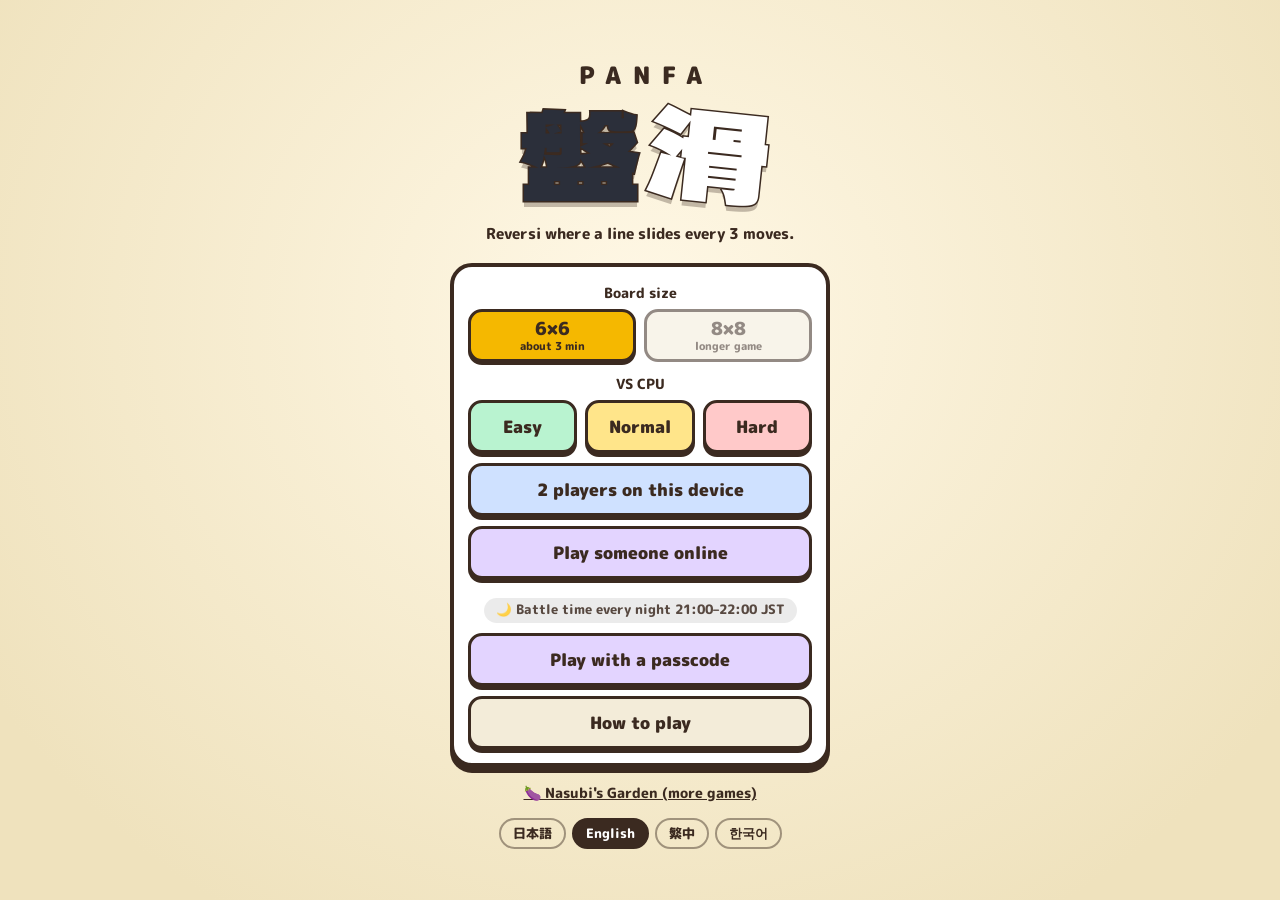
<file: index.html>
<!doctype html>
<html lang="ja">
<head>
<!-- Google tag (gtag.js) -->
<script async src="https://www.googletagmanager.com/gtag/js?id=G-5RB6XMN0QR"></script>
<script>
  window.dataLayer = window.dataLayer || [];
  function gtag(){dataLayer.push(arguments);}
  gtag('js', new Date());
  gtag('config', 'G-5RB6XMN0QR');
</script>
<meta charset="utf-8">
<meta name="viewport" content="width=device-width,initial-scale=1,maximum-scale=1,user-scalable=no,viewport-fit=cover">
<meta name="theme-color" content="#f3ecd9">
<meta name="description" content="3手ごとに1列がすべるリバーシ。取った角が、すべって消える。">
<title>盤滑（パンファ）</title>
<link rel="manifest" href="manifest.json">
<link rel="icon" href="icons/icon-192.png">
<link rel="apple-touch-icon" href="icons/icon-192.png">
<meta property="og:title" content="盤滑（パンファ）">
<meta property="og:description" content="3手ごとに、1列がすべるリバーシ。">
<meta property="og:image" content="https://nasubi-no-oniwa.github.io/panfa/icons/icon-512.png">
<link rel="preconnect" href="https://fonts.googleapis.com">
<link rel="preconnect" href="https://fonts.gstatic.com" crossorigin>
<link href="https://fonts.googleapis.com/css2?family=Dela+Gothic+One&family=M+PLUS+Rounded+1c:wght@500;800;900&display=swap" rel="stylesheet">
<link rel="stylesheet" href="css/style.css">
<!-- nasubi-track: 結果画面とXへの投稿の回数を記録（ゲームの動きには影響しない） -->
<script>(function(){try{var G="panfa",IDS=["ov-result"];
function ev(n){try{if(typeof gtag==='function')gtag('event',n,{game:G});}catch(e){}}
var o=window.open;window.open=function(u){try{if(/intent\/(post|tweet)/.test(String(u)))ev('x_share');}catch(e){}return o.apply(window,arguments);};
if(!IDS.length)return;
function vis(e){if(!e||!e.isConnected||e.closest('[hidden]'))return false;var r=e.getBoundingClientRect();if(r.width<1||r.height<1)return false;for(var n=e;n&&n.nodeType===1;n=n.parentElement){var s=getComputedStyle(n);if(s.display==='none'||s.visibility==='hidden'||parseFloat(s.opacity)<0.05)return false;}return true;}
var was={};setInterval(function(){try{var any=false;for(var i=0;i<IDS.length;i++){if(vis(document.getElementById(IDS[i])))any=true;}if(any&&!was.v)ev('result_view');was.v=any;}catch(e){}},700);
}catch(e){}})();</script>
<!-- nasubi-ad: スマホのとき、結果画面とタイトル画面の決めた場所に広告の帯（と、決めた場所だけその下に大きい広告）を出す（遊んでいる最中は出さない・ボタンに重ねない・広告の幅320pxを切らない・画面が出たらすぐ見せるが、最初の1.2秒は押しても反応しない・画面が出るたびに新しい広告を読みこむ（場所ごとに30秒に1回まで）・画面が隠れて2秒たったら広告を外して止める・タイトル画面はタイトル用の広告枠を使う） -->
<script>(function(){try{var C=[{"a": "#ov-result .card", "v": "#ov-result"}, {"a": "#title div.menu", "v": "#title", "t": 1, "b": 1, "m": 20, "x": "", "x2": ""}],BIG=1,M=20,EX="",EX2="",AD='https://nasubi-no-oniwa.github.io/ad/',AD2='https://nasubi-no-oniwa.github.io/ad/big.html',TAD='https://nasubi-no-oniwa.github.io/ad/t.html',TAD2='https://nasubi-no-oniwa.github.io/ad/tbig.html',LOCK=1200,HOLD=2000,MIN=30000;
if(/[?&]noad=1/.test(location.search))return;
if(!/iPhone|iPod|Android|Mobile|Windows Phone|BlackBerry/i.test(navigator.userAgent||''))return;
var S=[];
function vis(e){if(!e||!e.isConnected||e.closest('[hidden]'))return false;var r=e.getBoundingClientRect();if(r.width<1||r.height<1)return false;for(var n=e;n&&n.nodeType===1;n=n.parentElement){var s=getComputedStyle(n);if(s.display==='none'||s.visibility==='hidden'||parseFloat(s.opacity)<0.05)return false;}return true;}
function opt(i,k,d){return C[i][k]===undefined?d:C[i][k];}
function mk(i){var b=document.createElement('div');b.className='nsb-ad';b.style.cssText='display:block;position:static;float:none;box-sizing:content-box;width:320px;min-width:320px;max-width:none;height:50px;margin:'+opt(i,'m',M)+'px calc((100% - 320px) / 2) 0;padding:0;border:0;background:none;box-shadow:none;border-radius:0;transform:none;overflow:hidden;flex:0 0 auto;align-self:center;'+opt(i,'x',EX);return b;}
function mk2(i){var g=document.createElement('div');g.className='nsb-ad nsb-big';g.style.cssText='display:block;position:static;float:none;box-sizing:content-box;width:300px;min-width:300px;max-width:none;height:250px;margin:20px calc((100% - 300px) / 2) 0;padding:0;border:0;background:none;box-shadow:none;border-radius:0;transform:none;overflow:hidden;flex:0 0 auto;align-self:center;'+opt(i,'x2',EX2);return g;}
function mkf(u,w,h){var f=document.createElement('iframe');f.title='ad';f.setAttribute('scrolling','no');f.width=w;f.height=h;f.style.cssText='border:0;margin:0;padding:0;width:'+w+'px;height:'+h+'px;display:block;max-width:none;visibility:hidden;pointer-events:none';f.src=u;return f;}
function place(){for(var i=0;i<C.length;i++){var a=document.querySelector(C[i].a);if(!a)continue;var s=S[i]||(S[i]={b:mk(i),g:opt(i,'b',BIG)?mk2(i):null,on:false,since:0,hid:0,last:0,f:null,f2:null});var b=s.b;
if(C[i].p==='first'){if(a.firstElementChild!==b)a.insertBefore(b,a.firstChild);}else if(b.parentNode!==a)a.appendChild(b);
if(s.g&&b.nextSibling!==s.g)a.insertBefore(s.g,b.nextSibling);}}
function off(s,now){if(s.f){s.f.style.visibility='hidden';s.f.style.pointerEvents='none';}if(s.f2){s.f2.style.visibility='hidden';s.f2.style.pointerEvents='none';}s.on=false;s.since=0;s.hid=now;}
function kill(s){if(s.f){if(s.f.parentNode)s.f.parentNode.removeChild(s.f);s.f=null;}if(s.f2){if(s.f2.parentNode)s.f2.parentNode.removeChild(s.f2);s.f2=null;}}
function tick(){try{place();var k=-1,i,s,res=false,now=Date.now();
for(i=0;i<C.length;i++){s=S[i];if(!C[i].t&&s&&vis(document.querySelector(C[i].v))&&vis(s.b)){k=i;res=true;break;}}
if(k<0)for(i=0;i<C.length;i++){s=S[i];if(C[i].t&&s&&vis(document.querySelector(C[i].v))&&vis(s.b)){k=i;break;}}
if(document.hidden)k=-1;
for(i=0;i<C.length;i++){s=S[i];if(!s)continue;
if(C[i].t){var d=(res&&vis(document.querySelector(C[i].v)))?'none':'block';if(s.b.style.display!==d){s.b.style.display=d;if(s.g)s.g.style.display=d;}}
if(i!==k){if(s.on)off(s,now);if(s.f&&now-s.hid>=HOLD&&now-s.last>=MIN)kill(s);}}
if(k<0)return;
s=S[k];
if(!s.on){s.on=true;s.since=now;}
if(!s.f){var t=!!C[k].t;s.f=mkf(t?TAD:AD,320,50);s.b.appendChild(s.f);if(s.g){s.f2=mkf(t?TAD2:AD2,300,250);s.g.appendChild(s.f2);}s.last=now;}
if(s.f.parentNode!==s.b)s.b.appendChild(s.f);if(s.f2&&s.f2.parentNode!==s.g)s.g.appendChild(s.f2);
var pe=(now-s.since<LOCK)?'none':'auto';
s.f.style.visibility='visible';s.f.style.pointerEvents=pe;if(s.f2){s.f2.style.visibility='visible';s.f2.style.pointerEvents=pe;}
}catch(_){}}
function go(){place();try{new MutationObserver(place).observe(document.body,{childList:true,subtree:true});}catch(_){}setInterval(tick,300);}
if(document.body)go();else document.addEventListener('DOMContentLoaded',go);
}catch(e){}})();</script>
<!-- nasubi-next: 結果画面に「次のゲーム」を出す（右にスライドするか押すと、おすすめの画面。中身は nasubi-no-oniwa.github.io/next/next.js で全作品共通） -->
<script>window.NSB_NEXT={"g": "panfa", "r": [{"a": "#ov-result .card", "v": "#ov-result"}], "ad": 1};</script>
<script src="https://nasubi-no-oniwa.github.io/next/next.js" defer></script>
</head>
<body>
<section id="title" class="screen active">
  <div class="title-box">
    <p class="kana" data-i="kana">パンファ</p>
    <h1 class="logo" aria-label="盤滑（パンファ）" data-ia="doc_title">盤<span>滑</span></h1>
    <p class="tagline" data-i="tagline">3手ごとに、1列がすべるリバーシ。</p>
    <div class="menu">
      <p class="menu-label" data-i="size">盤の大きさ</p>
      <div class="seg" id="seg-size"><button class="seg-btn on" data-n="6" data-ih="size6">6×6<small>3分くらい</small></button><button class="seg-btn" data-n="8" data-ih="size8">8×8<small>じっくり</small></button></div>
      <p class="menu-label" data-i="vs_cpu">CPUとたいせん</p>
      <div class="lv-row">
        <button class="btn lv" data-level="easy" data-i="easy">よわい</button>
        <button class="btn lv" data-level="normal" data-i="normal">ふつう</button>
        <button class="btn lv" data-level="hard" data-i="hard">つよい</button>
      </div>
      <button class="btn two" id="btn-two" data-i="two">この端末でふたり</button>
      <button class="btn online" id="btn-online" data-i="online">あいことばで対戦</button>
      <button class="btn sub" id="btn-howto" data-i="howto">あそびかた</button>
    </div>
    <a class="home-link" href="https://nasubi-no-oniwa.github.io/" data-i="home_e">🍆 なすびのお庭へ</a>
    <div class="langs" role="group" aria-label="Language"><button type="button" data-lang="ja">日本語</button><button type="button" data-lang="en">English</button><button type="button" data-lang="zh">繁中</button><button type="button" data-lang="ko">한국어</button></div>
  </div>
</section>

<section id="game" class="screen">
  <div class="bar top"><span class="who p2" id="nameT">CPU</span><span class="cnt" id="cntT">2</span><span class="eyes" id="watchers"></span><span class="grow"></span><button class="mini" id="btn-quit" data-i="quit">やめる</button></div>
  <div class="status" id="status"></div>
  <div class="board-wrap"><canvas id="board"></canvas></div>
  <div class="bar bottom"><span class="who p1" id="nameB">あなた</span><span class="cnt" id="cntB">2</span><span class="grow"></span><button class="mini peek" id="btn-peek" data-i="peek">すべったあとを見る</button></div>
</section>

<div class="overlay" id="ov-result">
  <div class="card">
    <h2 id="res-title">かち！</h2>
    <p id="res-sub"></p>
    <p class="hint" id="again-msg"></p>
    <button class="btn primary" id="btn-again" data-i="again">もう一回</button>
    <button class="btn sub" id="btn-title" data-i="to_title">タイトルへ</button>
  </div>
</div>
<div class="overlay" id="ov-howto">
  <div class="card howto">
    <h2 data-i="howto">あそびかた</h2>
    <ul>
      <li data-ih="h1">ふつうのリバーシです。相手のコマをはさむと、自分の色に裏返ります。さいごにコマが多い方の勝ち。</li>
      <li data-ih="h2"><b>3手ごとに、1列がすべります。</b>矢印がついた列が、矢印の向きに1マスずれます。はしのコマは、反対がわのはしに回ります。</li>
      <li data-ih="h3">次にすべる列は、<b>いつも先に見えています</b>。矢印の数字が「あと何手ですべるか」です。</li>
      <li data-ih="h4">すべっても、コマは裏返りません。場所が変わるだけです。</li>
      <li data-ih="h5">角のとなりに置いたコマが、すべって角に入ることも。取られた角が、すべって消えることも。</li>
      <li data-ih="h6"><b>「すべったあとを見る」</b>を押しているあいだ、すべったあとの盤が見えます。</li>
      <li data-ih="h7"><b>あいことばで対戦</b>：同じあいことばを入れた人と対戦できます。黒（先手）は1試合ごとに交代。3人目からは観戦です。</li>
    </ul>
    <button class="btn primary" id="btn-howto-close" data-i="close">とじる</button>
  </div>
</div>
<div class="overlay" id="ov-online">
  <div class="card">
    <h2 class="small" data-i="online">あいことばで対戦</h2>
    <div id="online-form">
      <label class="field-l"><span data-i="passcode">あいことば</span><input id="in-code" maxlength="20" autocomplete="off" placeholder="例：ぱんふぁ123" data-ip="ex_code"></label>
      <label class="field-l"><span data-i="name">なまえ</span><input id="in-name" maxlength="8" autocomplete="off" placeholder="ななし" data-ip="noname"></label>
      <p class="hint" data-ih="online_hint2">同じあいことばを入れた人と対戦。3人目からは観戦になります。<br>盤の大きさは、先に入った人がタイトルでえらんだものになります。</p>
      <button class="btn primary wide" id="btn-join" data-i="join">はいる</button>
    </div>
    <div id="online-wait" hidden>
      <p class="wait-code"><span data-i="wait_pre">あいことば「</span><b id="wait-code"></b><span data-i="wait_post">」</span></p>
      <p class="wait-msg" id="wait-msg" data-i="waiting">あいてを待っています…</p>
      <button class="btn sub wide" id="btn-copy" data-i="copy_link">さそうリンクをコピー</button>
    </div>
    <p class="err" id="online-err"></p>
    <button class="btn sub wide" id="btn-online-close" data-i="back">もどる</button>
  </div>
</div>
<div id="toast" class="toast"></div>
<script src="js/i18n.js"></script>
<script src="js/engine.js"></script>
<script src="js/cpu.js"></script>
<script src="js/online.js"></script>
<script src="js/qm.js"></script>
<script src="js/firebase-config.js"></script>
<script src="js/main.js"></script>
</body>
</html>
</file>
<file: css/style.css>
:root { --ink: #3b2a20; --bg: #f3ecd9; --blue: #3b82f6; --red: #ef4444; --gold: #f5b800; --green: #2f9e6b; --display: "Dela Gothic One", sans-serif; --safe-b: env(safe-area-inset-bottom, 0px); --safe-t: env(safe-area-inset-top, 0px); }
* { box-sizing: border-box; -webkit-tap-highlight-color: transparent; }
html, body { margin: 0; height: 100%; overflow: hidden; background: var(--bg); color: var(--ink); font-family: "M PLUS Rounded 1c", sans-serif; font-weight: 800; touch-action: manipulation; user-select: none; -webkit-user-select: none; }
button { font: inherit; color: inherit; cursor: pointer; }
.screen { position: fixed; inset: 0; display: none; flex-direction: column; align-items: center; padding: calc(8px + var(--safe-t)) 10px calc(8px + var(--safe-b)); }
.screen.active { display: flex; }
#title { justify-content: center; background: radial-gradient(ellipse at 50% 35%, #fff8e6 0%, #efe2bd 85%); overflow-y: auto; }
.title-box { text-align: center; width: 100%; max-width: 380px; }
.proto { display: inline-block; margin: 0 0 6px; background: var(--ink); color: #fff; border-radius: 999px; padding: 2px 14px; font-size: 13px; }
.logo { font-family: var(--display); font-weight: 400; font-size: clamp(72px, 28vw, 120px); margin: 0; line-height: 1.05; white-space: nowrap; color: #2b2f3a; -webkit-text-stroke: 3px var(--ink); paint-order: stroke fill; text-shadow: 0 6px 0 rgba(59,42,32,.3); }
.logo span { color: #fff; display: inline-block; transform: translateX(.08em) rotate(6deg); }
.tagline { margin: 10px 0 18px; font-size: 15px; }
.menu { background: #fff; border: 4px solid var(--ink); border-radius: 22px; padding: 14px; box-shadow: 0 6px 0 var(--ink); display: flex; flex-direction: column; gap: 10px; }
.menu-label { margin: 2px 0 -4px; font-size: 14px; }
.seg { display: flex; gap: 8px; }
.seg-btn { flex: 1; border: 3px solid var(--ink); border-radius: 14px; background: #f3ecd9; padding: 7px 0 6px; font-size: 18px; font-weight: 900; line-height: 1.15; opacity: .55; }
.seg-btn small { display: block; font-size: 11px; font-weight: 800; }
.seg-btn.on { background: var(--gold); opacity: 1; box-shadow: 0 3px 0 var(--ink); }
.lv-row { display: flex; gap: 8px; }
.btn { border: 3px solid var(--ink); border-radius: 14px; padding: 11px 8px; font-size: 17px; font-weight: 900; background: #fff; box-shadow: 0 4px 0 var(--ink); }
.btn:active { transform: translateY(3px); box-shadow: 0 1px 0 var(--ink); }
.btn.lv { flex: 1; }
.btn.lv[data-level="easy"] { background: #b9f3d0; } .btn.lv[data-level="normal"] { background: #ffe58a; } .btn.lv[data-level="hard"] { background: #ffc9c9; }
.btn.two { background: #cfe1ff; }
.btn.sub { background: #f3ecd9; }
.btn.primary { background: #22c55e; color: #fff; }
.bar { width: 100%; max-width: 560px; display: flex; align-items: center; gap: 8px; min-height: 40px; }
.grow { flex: 1; }
.who { border: 3px solid var(--ink); border-radius: 999px; padding: 2px 14px 2px 10px; background: #fff; font-size: 15px; display: inline-flex; align-items: center; gap: 7px; white-space: nowrap; }
.who::before { content: ""; width: 18px; height: 18px; border-radius: 50%; border: 2.5px solid var(--ink); background: #2b2f3a; }
.who.p2::before { background: #fff; }
.who.now { background: var(--gold); box-shadow: 0 3px 0 var(--ink); }
.cnt { font-family: var(--display); font-size: 26px; min-width: 1.6em; }
.mini { border: 3px solid var(--ink); border-radius: 999px; background: #fff; padding: 4px 12px; font-size: 13px; font-weight: 900; }
.mini.peek { background: #cfe1ff; padding: 7px 14px; font-size: 14px; touch-action: none; }
.mini.peek.on { background: var(--gold); }
.status { font-size: 14px; min-height: 28px; padding: 3px 16px; border-radius: 999px; background: rgba(59,42,32,.1); margin: 3px 0; text-align: center; white-space: nowrap; max-width: 100%; overflow: hidden; }
.status.soon { background: var(--gold); border: 3px solid var(--ink); }
@media (max-width: 350px) { .status { font-size: 12px; padding: 3px 8px; } .mini.peek { font-size: 12px; padding: 6px 9px; } .who { font-size: 13px; } }
.board-wrap { flex: 1; width: 100%; min-height: 0; display: flex; align-items: center; justify-content: center; }
canvas { display: block; touch-action: none; }
.overlay { position: fixed; inset: 0; background: rgba(59,42,32,.45); display: none; align-items: center; justify-content: center; padding: 16px; z-index: 10; }
.overlay.show { display: flex; }
.card { background: #fffaf0; border: 4px solid var(--ink); border-radius: 22px; padding: 18px; width: 100%; max-width: 360px; text-align: center; box-shadow: 0 8px 0 var(--ink); display: flex; flex-direction: column; gap: 10px; max-height: 90vh; overflow-y: auto; }
.card h2 { font-family: var(--display); font-weight: 400; font-size: 40px; margin: 0; }
.card h2.win { color: var(--gold); -webkit-text-stroke: 2px var(--ink); } .card h2.lose { color: #7b8794; }
.card p { margin: 0; white-space: pre-line; }
.card.howto { text-align: left; } .card.howto h2 { font-size: 26px; text-align: center; }
.card.howto ul { margin: 0; padding-left: 1.2em; font-size: 14px; font-weight: 500; line-height: 1.6; } .card.howto b { font-weight: 900; }
.toast { position: fixed; left: 50%; top: 22%; transform: translateX(-50%); background: rgba(40,28,20,.92); color: #fff; padding: 8px 18px; border-radius: 999px; font-size: 15px; opacity: 0; pointer-events: none; transition: opacity .2s; z-index: 20; white-space: nowrap; }
.toast.show { opacity: 1; }
.kana { margin: 6px 0 -6px; font-size: clamp(18px, 6vw, 24px); font-weight: 900; letter-spacing: .5em; text-indent: .5em; }
.btn.online { background: #e3d4ff; }
.btn.wide { width: 100%; }
.home-link { display: inline-block; margin-top: 16px; color: var(--ink); font-size: 14px; }
.card h2.small { font-size: 26px; }
#online-form, #online-wait { display: flex; flex-direction: column; gap: 10px; }
#online-form[hidden], #online-wait[hidden] { display: none; }
.field-l { display: flex; flex-direction: column; gap: 4px; font-size: 13px; text-align: left; }
.field-l input { font: inherit; font-size: 18px; font-weight: 800; color: var(--ink); padding: 10px 12px; border-radius: 12px; border: 3px solid var(--ink); background: #fff; outline: none; -webkit-user-select: text; user-select: text; }
.field-l input:focus { box-shadow: 0 0 0 3px rgba(245,184,0,.5); }
.hint { margin: 0; font-size: 12px; font-weight: 500; line-height: 1.6; } .hint:empty { display: none; }
.err { margin: 0; min-height: 1em; font-size: 13px; color: var(--red); } .err:empty { display: none; }
.wait-code b { font-size: 20px; color: #7c3aed; }
.eyes { font-size: 12px; white-space: nowrap; }
body.watching #btn-peek { visibility: hidden; }
.card h2.small { font-size: 26px; }
#title { justify-content: flex-start; } .title-box { margin: auto 0; }
@media (max-height: 620px) { .logo { font-size: clamp(56px, 20vw, 84px); } .tagline { margin: 6px 0 10px; } .menu { gap: 8px; padding: 12px; } .btn { padding: 9px 8px; } .home-link { margin-top: 10px; } }

/* ことばの切りかえ */
.langs{display:flex;flex-wrap:wrap;gap:6px;justify-content:center;margin-top:14px}
.langs button{font:800 13px 'M PLUS Rounded 1c',sans-serif;background:transparent;color:#3b2a20;border:2px solid rgba(59,42,32,.45);border-radius:999px;padding:4px 12px;cursor:pointer}
.langs button[aria-pressed="true"]{background:#3b2a20;color:#fff;border-color:#3b2a20}
</file>
